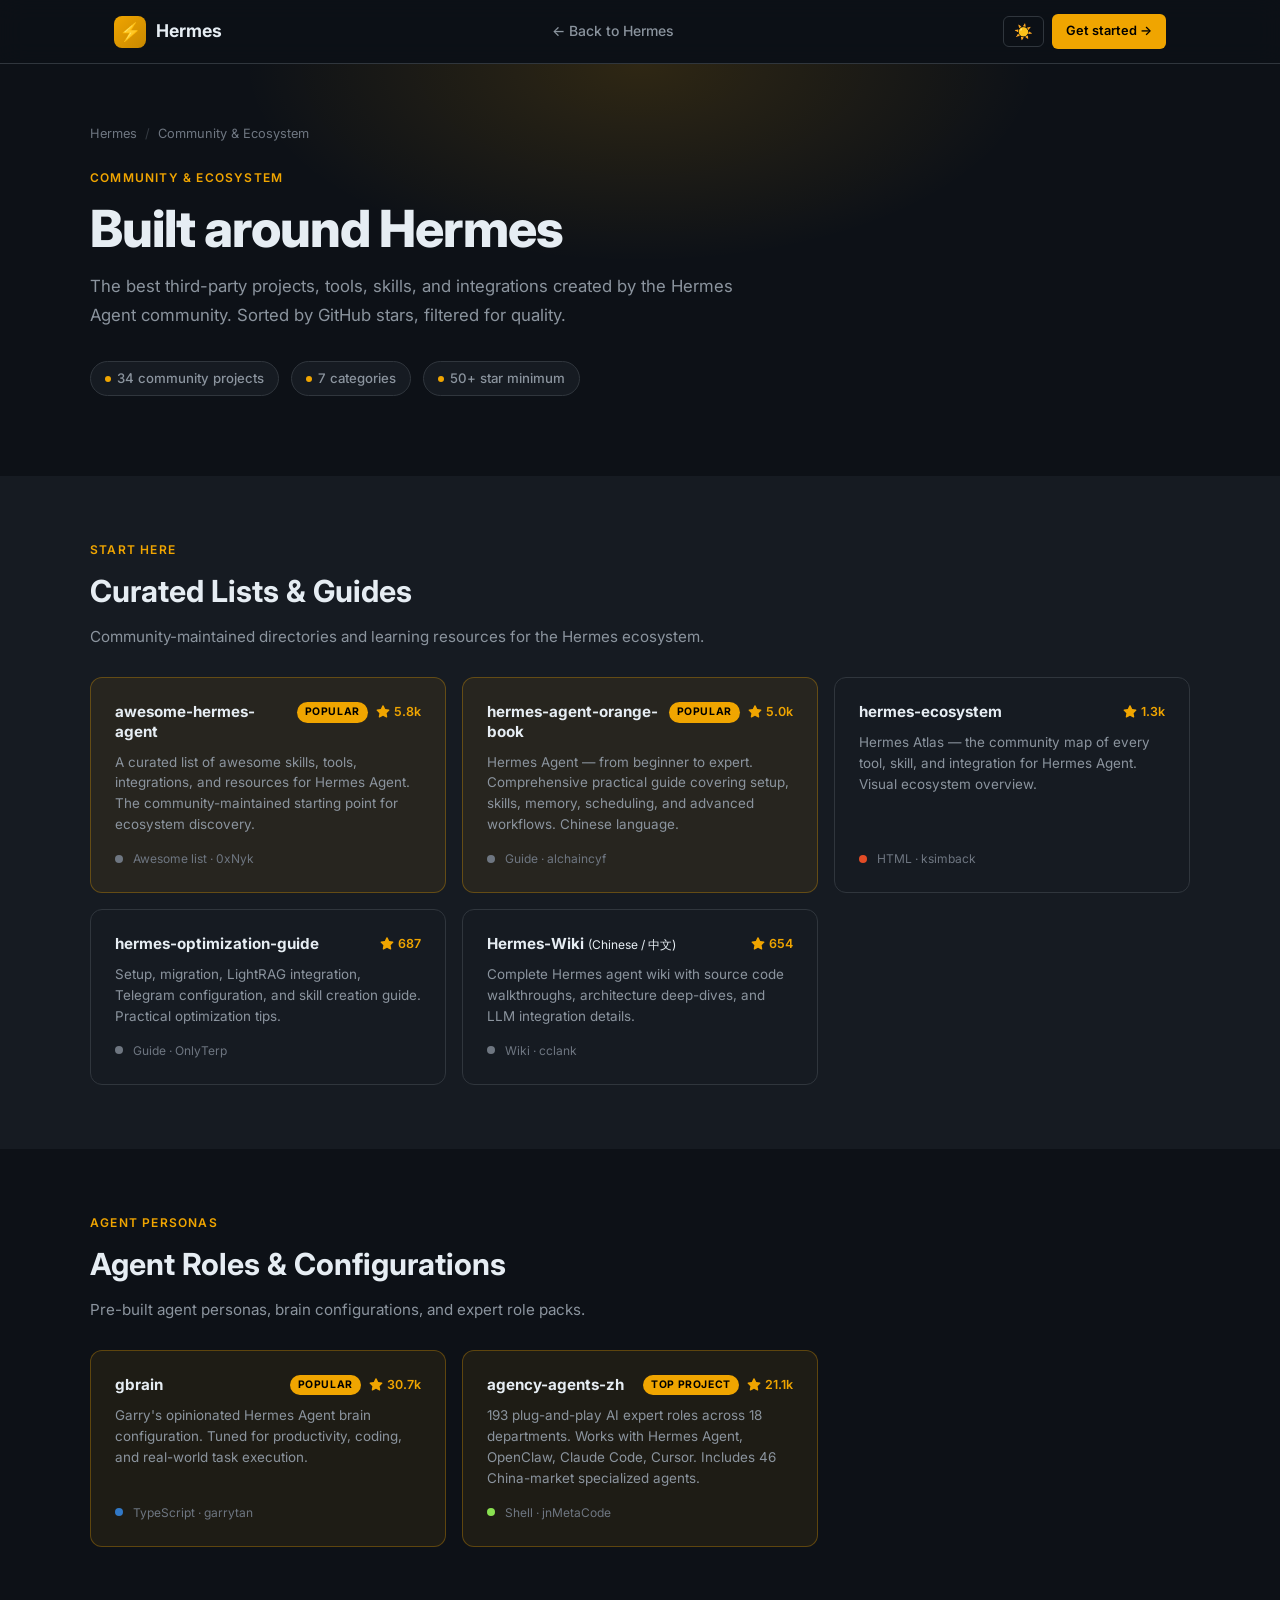
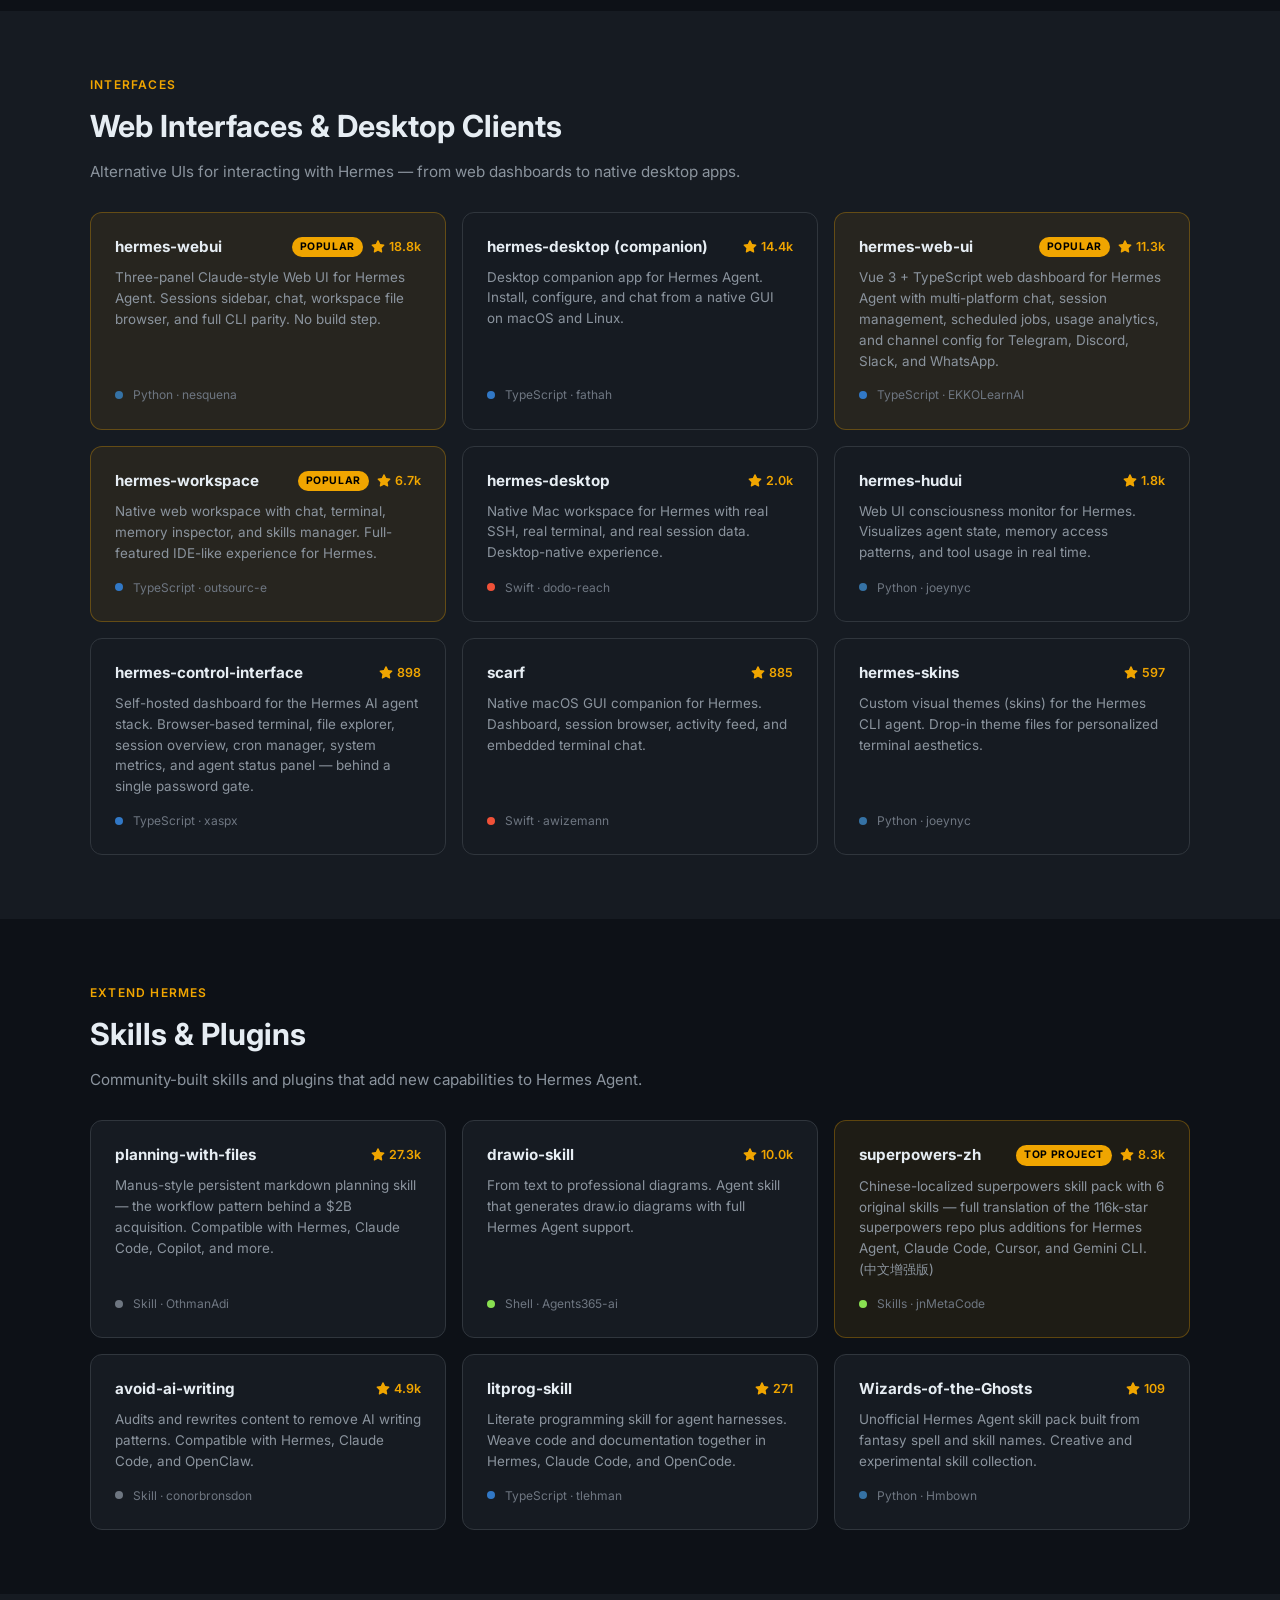
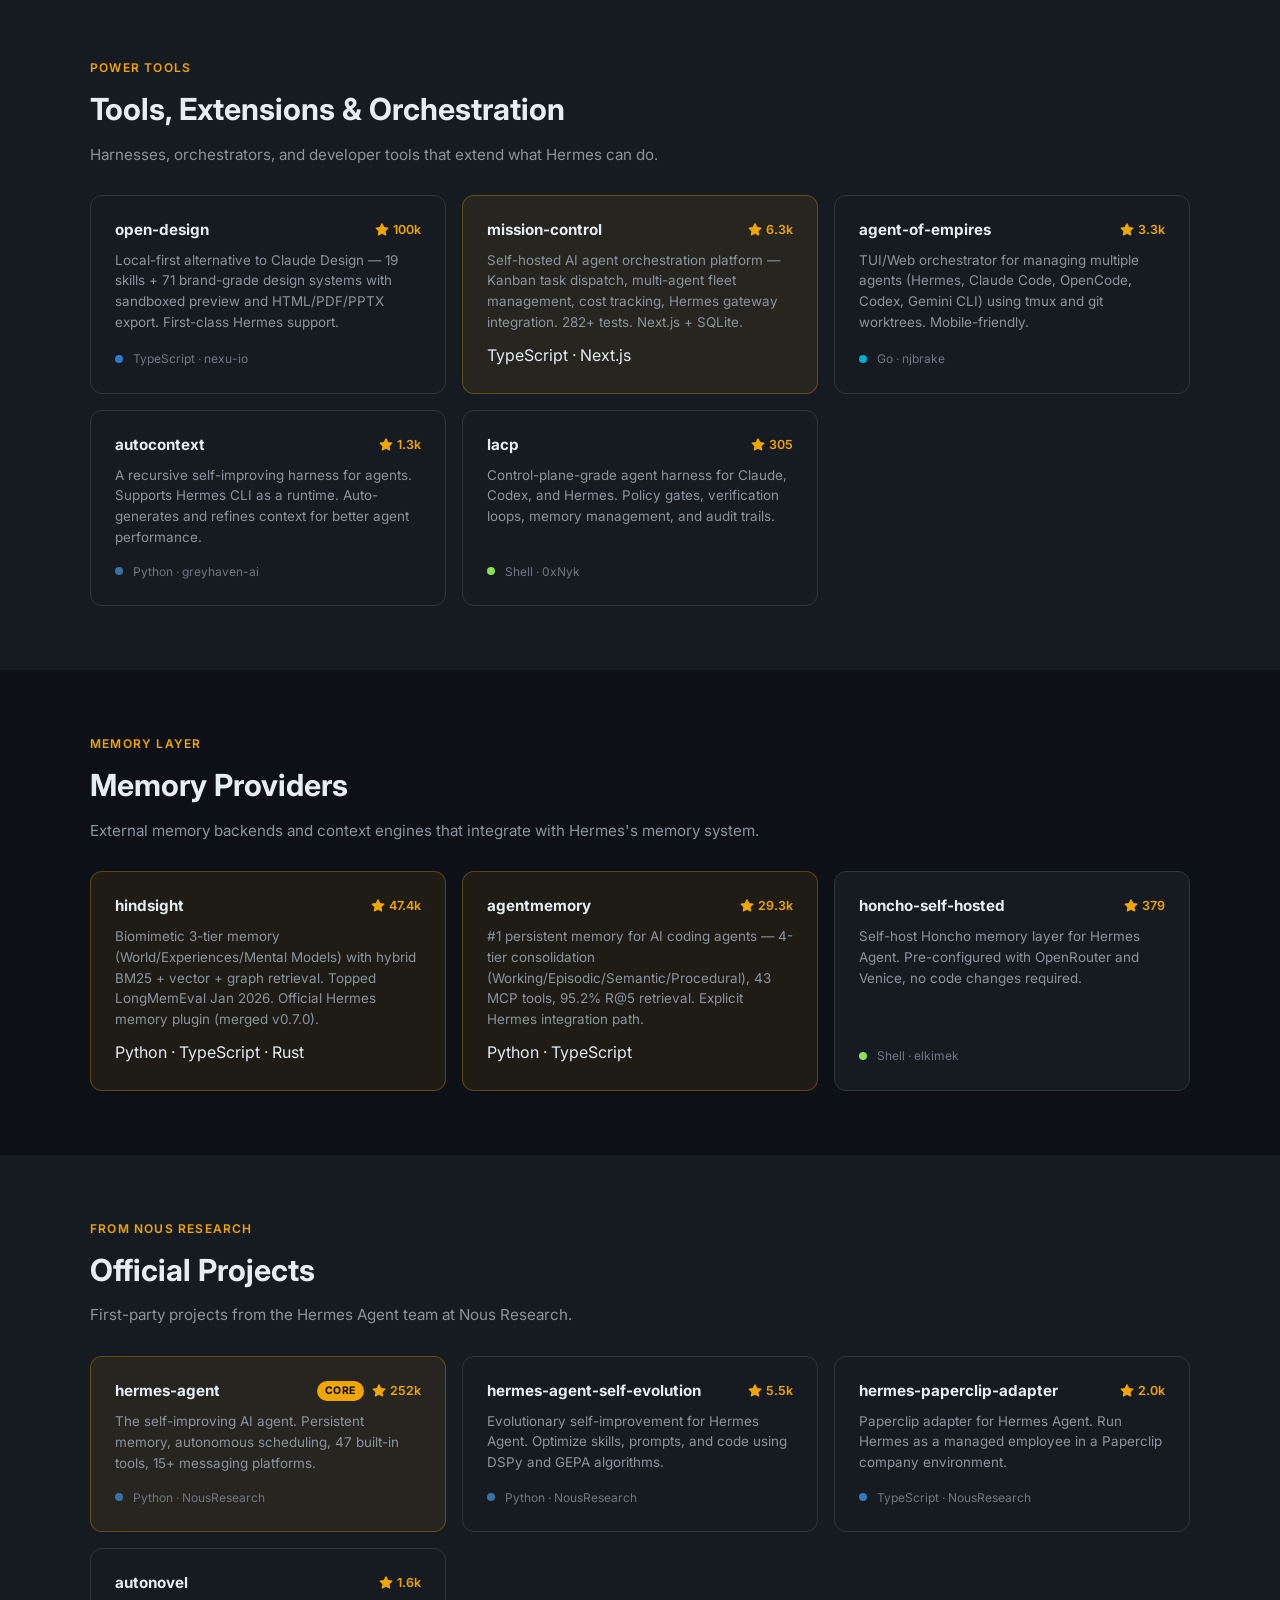
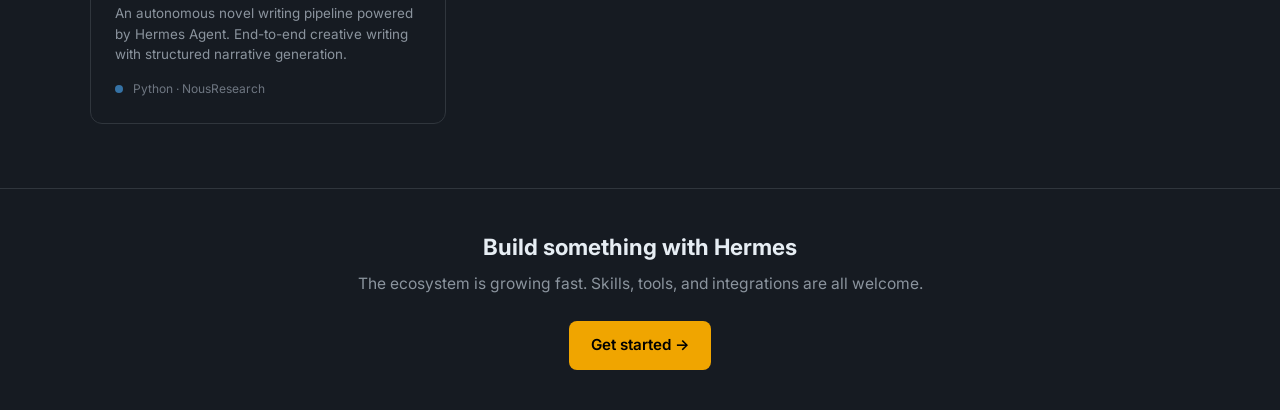
<file: community/index.html>
<!DOCTYPE html>
<html lang="en" data-theme="dark">
<head>
  <script>
    // Canonical URL: strip trailing index.html so links always show the clean path
    (function(){
      var p = window.location.pathname;
      if (p.endsWith('/index.html')) {
        var clean = p.slice(0, p.length - 'index.html'.length);
        window.history.replaceState(null, '', clean + window.location.search + window.location.hash);
      }
    })();
  </script>
  <meta charset="UTF-8" />
  <meta name="viewport" content="width=device-width, initial-scale=1.0" />
  <title>Hermes Ecosystem — Community Projects &amp; Tools</title>
  <meta name="description" content="The best third-party projects, tools, skills, and integrations built around Hermes Agent by the open-source community." />
  <meta property="og:title" content="Hermes Ecosystem — Community Projects & Tools" />
  <meta property="og:description" content="The best third-party projects, tools, skills, and integrations built around Hermes Agent." />
  <meta property="og:type" content="website" />
  <link rel="icon" type="image/svg+xml" href="/favicon.svg" />
  <link rel="icon" type="image/png" sizes="32x32" href="/favicon-32.png" />
  <link rel="icon" type="image/png" sizes="192x192" href="/favicon-192.png" />
  <link rel="shortcut icon" href="/favicon.ico" />
  <link rel="apple-touch-icon" sizes="512x512" href="/apple-touch-icon.png" />
  <link rel="preconnect" href="https://fonts.googleapis.com" />
  <link rel="preconnect" href="https://fonts.gstatic.com" crossorigin />
  <link href="https://fonts.googleapis.com/css2?family=Inter:wght@300;400;500;600;700;800&family=JetBrains+Mono:wght@400;500&display=swap" rel="stylesheet" />
  <style>
    :root {
      --bg-primary: #0d1117;
      --bg-secondary: #161b22;
      --bg-tertiary: #21262d;
      --bg-card: #161b22;
      --bg-card-hover: #1c2128;
      --border: #30363d;
      --border-hover: #484f58;
      --text-primary: #e6edf3;
      --text-secondary: #8b949e;
      --text-muted: #6e7681;
      --accent: #f0a500;
      --accent-dim: #c88800;
      --accent-glow: rgba(240,165,0,0.15);
      --accent-subtle: rgba(240,165,0,0.08);
      --green: #3fb950;
      --red: #f85149;
      --blue: #58a6ff;
      --purple: #bc8cff;
      --nav-height: 64px;
      --radius: 8px;
      --radius-lg: 12px;
      --shadow: 0 1px 3px rgba(0,0,0,0.4),0 4px 16px rgba(0,0,0,0.3);
    }
    [data-theme="light"] {
      --bg-primary: #ffffff;
      --bg-secondary: #f6f8fa;
      --bg-tertiary: #eaeef2;
      --bg-card: #ffffff;
      --bg-card-hover: #f6f8fa;
      --border: #d0d7de;
      --border-hover: #9198a1;
      --text-primary: #1f2328;
      --text-secondary: #656d76;
      --text-muted: #9198a1;
      --accent: #c07800;
      --accent-dim: #a06000;
      --accent-glow: rgba(192,120,0,0.12);
      --accent-subtle: rgba(192,120,0,0.06);
      --green: #1a7f37;
      --red: #cf222e;
      --blue: #0969da;
      --purple: #7c3aed;
      --shadow: 0 1px 3px rgba(0,0,0,0.1),0 4px 16px rgba(0,0,0,0.06);
    }
    *,*::before,*::after{box-sizing:border-box;margin:0;padding:0}
    html{scroll-behavior:smooth;font-size:16px;overflow-x:hidden}
    body{font-family:'Inter',-apple-system,BlinkMacSystemFont,'Segoe UI',sans-serif;background:var(--bg-primary);color:var(--text-primary);line-height:1.6;transition:background 0.2s,color 0.2s;-webkit-font-smoothing:antialiased}
    a{color:var(--accent);text-decoration:none;transition:color 0.15s}
    a:hover{color:var(--accent-dim)}
    ::-webkit-scrollbar{width:6px;height:6px}
    ::-webkit-scrollbar-track{background:var(--bg-secondary)}
    ::-webkit-scrollbar-thumb{background:var(--border);border-radius:3px}

    /* Nav */
    #nav{position:fixed;top:0;left:0;right:0;height:var(--nav-height);background:rgba(13,17,23,0.92);backdrop-filter:blur(12px);-webkit-backdrop-filter:blur(12px);border-bottom:1px solid var(--border);z-index:1000}
    [data-theme="light"] #nav{background:rgba(255,255,255,0.92)}
    .nav-inner{max-width:1100px;margin:0 auto;padding:0 24px;height:100%;display:flex;align-items:center;justify-content:space-between;gap:16px}
    .nav-logo{display:flex;align-items:center;gap:10px;font-weight:700;font-size:1.1rem;color:var(--text-primary);text-decoration:none;flex-shrink:0}
    .nav-logo-icon{width:32px;height:32px;background:linear-gradient(135deg,var(--accent),var(--accent-dim));border-radius:8px;display:flex;align-items:center;justify-content:center;font-size:18px;line-height:1}
    .nav-back{display:flex;align-items:center;gap:6px;color:var(--text-secondary);font-size:0.875rem;font-weight:500;padding:6px 12px;border-radius:6px;transition:color 0.15s,background 0.15s;text-decoration:none}
    .nav-back:hover{color:var(--text-primary);background:var(--bg-tertiary)}
    .btn-theme{background:none;border:1px solid var(--border);color:var(--text-secondary);cursor:pointer;padding:7px 10px;border-radius:6px;font-size:15px;line-height:1;transition:border-color 0.15s,color 0.15s,background 0.15s}
    .btn-theme:hover{border-color:var(--border-hover);color:var(--text-primary);background:var(--bg-tertiary)}
    .hamburger{display:none;flex-direction:column;gap:5px;cursor:pointer;padding:6px;border:1px solid var(--border);border-radius:6px;background:none;transition:border-color 0.15s;flex-shrink:0}
    .hamburger:hover{border-color:var(--border-hover)}
    .hamburger span{display:block;width:20px;height:2px;background:var(--text-secondary);border-radius:2px;transition:transform 0.2s,opacity 0.2s}
    .hamburger.open span:nth-child(1){transform:translateY(7px) rotate(45deg)}
    .hamburger.open span:nth-child(2){opacity:0}
    .hamburger.open span:nth-child(3){transform:translateY(-7px) rotate(-45deg)}
    #community-mobile-menu{display:none;position:fixed;top:var(--nav-height);left:0;right:0;background:var(--bg-secondary);border-bottom:1px solid var(--border);padding:16px 24px;z-index:999;flex-direction:column;gap:4px}
    #community-mobile-menu.open{display:flex}
    #community-mobile-menu a{color:var(--text-secondary);font-size:0.95rem;font-weight:500;padding:10px 12px;border-radius:6px;transition:color 0.15s,background 0.15s;text-decoration:none}
    #community-mobile-menu a:hover{color:var(--text-primary);background:var(--bg-tertiary)}
    .btn-cta{background:var(--accent);color:#000;font-size:0.8rem;font-weight:600;padding:7px 14px;border-radius:6px;border:none;cursor:pointer;text-decoration:none;display:inline-block;transition:background 0.15s,transform 0.1s;white-space:nowrap}
    .btn-cta:hover{background:var(--accent-dim);color:#000;transform:translateY(-1px)}

    /* Layout */
    main{padding-top:var(--nav-height)}
    .hero{padding:60px 24px 48px;background:var(--bg-primary);position:relative;overflow:hidden}
    .hero::before{content:'';position:absolute;top:-200px;left:50%;transform:translateX(-50%);width:800px;height:400px;background:radial-gradient(ellipse at center,var(--accent-glow) 0%,transparent 70%);pointer-events:none}
    .container{max-width:1100px;margin:0 auto;position:relative}
    .section{padding:64px 24px}
    .section-alt{background:var(--bg-secondary)}

    /* Breadcrumb */
    .breadcrumb{display:flex;align-items:center;gap:8px;font-size:0.8rem;color:var(--text-muted);margin-bottom:24px;flex-wrap:wrap}
    .breadcrumb a{color:var(--text-muted)}
    .breadcrumb a:hover{color:var(--accent)}
    .breadcrumb-sep{opacity:0.4}

    /* Hero content */
    .page-label{font-size:0.75rem;font-weight:600;letter-spacing:0.1em;text-transform:uppercase;color:var(--accent);margin-bottom:12px}
    .page-title{font-size:clamp(2rem,5vw,3.2rem);font-weight:800;line-height:1.1;letter-spacing:-0.02em;margin-bottom:16px}
    .page-sub{font-size:1.05rem;color:var(--text-secondary);max-width:680px;line-height:1.7;margin-bottom:32px}

    /* Stats bar */
    .stats-bar{display:flex;flex-wrap:wrap;gap:12px;margin-bottom:32px}
    .stat-pill{display:inline-flex;align-items:center;gap:6px;background:var(--bg-secondary);border:1px solid var(--border);color:var(--text-secondary);font-size:0.825rem;font-weight:500;padding:6px 14px;border-radius:100px}
    .stat-pill .dot{width:6px;height:6px;background:var(--accent);border-radius:50%;flex-shrink:0}

    /* Category sections */
    .cat-label{font-size:0.75rem;font-weight:600;letter-spacing:0.1em;text-transform:uppercase;color:var(--accent);margin-bottom:8px}
    .cat-title{font-size:clamp(1.4rem,3vw,1.9rem);font-weight:700;margin-bottom:8px;color:var(--text-primary)}
    .cat-desc{font-size:0.95rem;color:var(--text-secondary);max-width:680px;line-height:1.65;margin-bottom:28px}

    /* Project cards */
    .project-grid{display:grid;grid-template-columns:repeat(3,minmax(0,1fr));gap:16px;margin-bottom:0}
    .project-grid > *{min-width:0}
    .project-card{background:var(--bg-card);border:1px solid var(--border);border-radius:var(--radius-lg);padding:24px;display:flex;flex-direction:column;gap:10px;transition:border-color 0.2s,transform 0.15s,background 0.2s;text-decoration:none;color:inherit}
    .project-card:hover{border-color:var(--accent);transform:translateY(-3px);background:var(--bg-card-hover);color:inherit}
    .project-header{display:flex;align-items:flex-start;justify-content:space-between;gap:8px}
    .project-name{font-size:0.95rem;font-weight:700;color:var(--text-primary);line-height:1.3;word-break:break-word;min-width:0;flex:1}
    .project-stars{display:inline-flex;align-items:center;gap:4px;font-size:0.78rem;font-weight:600;color:var(--accent);white-space:nowrap;flex-shrink:0}
    .project-stars svg{width:14px;height:14px;fill:var(--accent)}
    .project-desc{font-size:0.84rem;color:var(--text-secondary);line-height:1.55;flex:1}
    .project-meta{display:flex;align-items:center;gap:10px;font-size:0.75rem;color:var(--text-muted);margin-top:auto;padding-top:4px}
    .lang-dot{width:8px;height:8px;border-radius:50%;flex-shrink:0}
    .lang-python{background:#3572A5}
    .lang-ts{background:#3178c6}
    .lang-js{background:#f1e05a}
    .lang-swift{background:#F05138}
    .lang-shell{background:#89e051}
    .lang-html{background:#e34c26}
    .lang-go{background:#00ADD8}
    .lang-rust{background:#dea584}
    .lang-makefile{background:#427819}
    .lang-docs{background:var(--text-muted)}

    /* Featured card (wider) */
    .project-card.featured{border-color:rgba(240,165,0,0.3);background:var(--accent-subtle)}
    .project-card.featured:hover{border-color:var(--accent)}
    .featured-badge{font-size:0.65rem;font-weight:700;letter-spacing:0.06em;text-transform:uppercase;background:var(--accent);color:#000;padding:2px 8px;border-radius:100px;flex-shrink:0}

    /* CTA footer */
    .cta-strip{background:var(--bg-secondary);border-top:1px solid var(--border);padding:40px 24px;text-align:center}
    .cta-strip h2{font-size:1.4rem;font-weight:700;margin-bottom:8px}
    .cta-strip p{color:var(--text-secondary);margin-bottom:24px;font-size:0.975rem}
    .cta-btns{display:flex;gap:12px;justify-content:center;flex-wrap:wrap}
    .btn-primary{display:inline-flex;align-items:center;gap:6px;background:var(--accent);color:#000;font-weight:600;font-size:0.95rem;padding:12px 22px;border-radius:8px;transition:background 0.15s,transform 0.1s}
    .btn-primary:hover{background:var(--accent-dim);color:#000;transform:translateY(-1px)}
    .btn-secondary{display:inline-flex;align-items:center;gap:6px;background:var(--bg-card);border:1px solid var(--border);color:var(--text-primary);font-weight:500;font-size:0.95rem;padding:12px 22px;border-radius:8px;transition:border-color 0.15s,background 0.15s}
    .btn-secondary:hover{border-color:var(--border-hover);background:var(--bg-card-hover);color:var(--text-primary)}

    /* Responsive */
    @media(max-width:900px){.project-grid{grid-template-columns:repeat(2,minmax(0,1fr))}}
    @media(max-width:640px){
      .project-grid{grid-template-columns:1fr}
      .nav-back{display:none}
      .btn-cta{display:none}
      .hamburger{display:flex}
      .nav-inner{gap:8px}
      .hero{padding:48px 16px 36px}
      .section{padding:48px 16px}
    }
  </style>
</head>
<body>

<nav id="nav">
  <div class="nav-inner">
    <a href="../index.html" class="nav-logo">
      <div class="nav-logo-icon">&#9889;</div>
      Hermes
    </a>
    <a href="../index.html#resources" class="nav-back"><span>&larr; Back to Hermes</span></a>
    <div style="display:flex;align-items:center;gap:8px;flex-shrink:0">
      <button class="btn-theme" id="theme-toggle" aria-label="Toggle theme">🌙</button>
      <a href="https://hermes-agent.nousresearch.com/docs/getting-started/installation" class="btn-cta" target="_blank" rel="noopener">Get started &rarr;</a>
    </div>
    <button class="hamburger" id="community-hamburger" aria-label="Open menu">
      <span></span><span></span><span></span>
    </button>
  </div>
</nav>

<div id="community-mobile-menu">
  <a href="../index.html">⚡ Hermes Home</a>
  <a href="../index.html#why">Why Hermes</a>
  <a href="../index.html#features">Features</a>
  <a href="../index.html#compare">Compare</a>
  <a href="../index.html#install">Install</a>
  <a href="../index.html#resources">Resources</a>
  <a href="../eli5/" style="color:var(--accent)">🧠 ELI5 — What is Hermes?</a>
  <a href="../models/" style="color:var(--accent)">🤖 Best Models 2026</a>
  <a href="../index.html#resources" style="color:var(--accent)">🌎 Community &amp; Ecosystem</a>
  <a href="https://hermes-agent.nousresearch.com/docs/getting-started/installation" target="_blank" rel="noopener" style="color:var(--accent);margin-top:4px">Get started →</a>
</div>

<main>
  <div class="hero">
    <div class="container">
      <nav class="breadcrumb" aria-label="Breadcrumb">
        <a href="../index.html">Hermes</a>
        <span class="breadcrumb-sep">/</span>
        <span>Community &amp; Ecosystem</span>
      </nav>

      <div class="page-label">Community &amp; Ecosystem</div>
      <h1 class="page-title">Built around Hermes</h1>
      <p class="page-sub">The best third-party projects, tools, skills, and integrations created by the Hermes Agent community. Sorted by GitHub stars, filtered for quality.</p>

      <div class="stats-bar">
        <span class="stat-pill"><span class="dot"></span>34 community projects</span>
        <span class="stat-pill"><span class="dot"></span>7 categories</span>
        <span class="stat-pill"><span class="dot"></span>50+ star minimum</span>
      </div>
    </div>
  </div>

  <!-- ===== CURATED LISTS & GUIDES ===== -->
  <div class="section section-alt">
    <div class="container">
      <p class="cat-label">Start here</p>
      <h2 class="cat-title">Curated Lists &amp; Guides</h2>
      <p class="cat-desc">Community-maintained directories and learning resources for the Hermes ecosystem.</p>
      <div class="project-grid">
        <a href="https://github.com/0xNyk/awesome-hermes-agent" target="_blank" rel="noopener" class="project-card featured">
          <div class="project-header">
            <div class="project-name">awesome-hermes-agent</div>
            <span class="featured-badge">Popular</span>
            <span class="project-stars"><svg viewBox="0 0 16 16"><path d="M8 .25a.75.75 0 0 1 .673.418l1.882 3.815 4.21.612a.75.75 0 0 1 .416 1.279l-3.046 2.97.719 4.192a.75.75 0 0 1-1.088.791L8 12.347l-3.766 1.98a.75.75 0 0 1-1.088-.79l.72-4.194L.818 6.374a.75.75 0 0 1 .416-1.28l4.21-.611L7.327.668A.75.75 0 0 1 8 .25z"/></svg>5.8k</span>
          </div>
          <div class="project-desc">A curated list of awesome skills, tools, integrations, and resources for Hermes Agent. The community-maintained starting point for ecosystem discovery.</div>
          <div class="project-meta"><span class="lang-dot lang-docs"></span> Awesome list &middot; 0xNyk</div>
        </a>
        <a href="https://github.com/alchaincyf/hermes-agent-orange-book" target="_blank" rel="noopener" class="project-card featured">
          <div class="project-header">
            <div class="project-name">hermes-agent-orange-book</div>
            <span class="featured-badge">Popular</span>
            <span class="project-stars"><svg viewBox="0 0 16 16"><path d="M8 .25a.75.75 0 0 1 .673.418l1.882 3.815 4.21.612a.75.75 0 0 1 .416 1.279l-3.046 2.97.719 4.192a.75.75 0 0 1-1.088.791L8 12.347l-3.766 1.98a.75.75 0 0 1-1.088-.79l.72-4.194L.818 6.374a.75.75 0 0 1 .416-1.28l4.21-.611L7.327.668A.75.75 0 0 1 8 .25z"/></svg>5.0k</span>
          </div>
          <div class="project-desc">Hermes Agent &mdash; from beginner to expert. Comprehensive practical guide covering setup, skills, memory, scheduling, and advanced workflows. Chinese language.</div>
          <div class="project-meta"><span class="lang-dot lang-docs"></span> Guide &middot; alchaincyf</div>
        </a>
        <a href="https://github.com/ksimback/hermes-ecosystem" target="_blank" rel="noopener" class="project-card">
          <div class="project-header">
            <div class="project-name">hermes-ecosystem</div>
            <span class="project-stars"><svg viewBox="0 0 16 16"><path d="M8 .25a.75.75 0 0 1 .673.418l1.882 3.815 4.21.612a.75.75 0 0 1 .416 1.279l-3.046 2.97.719 4.192a.75.75 0 0 1-1.088.791L8 12.347l-3.766 1.98a.75.75 0 0 1-1.088-.79l.72-4.194L.818 6.374a.75.75 0 0 1 .416-1.28l4.21-.611L7.327.668A.75.75 0 0 1 8 .25z"/></svg>1.3k</span>
          </div>
          <div class="project-desc">Hermes Atlas &mdash; the community map of every tool, skill, and integration for Hermes Agent. Visual ecosystem overview.</div>
          <div class="project-meta"><span class="lang-dot lang-html"></span> HTML &middot; ksimback</div>
        </a>
        <a href="https://github.com/OnlyTerp/hermes-optimization-guide" target="_blank" rel="noopener" class="project-card">
          <div class="project-header">
            <div class="project-name">hermes-optimization-guide</div>
            <span class="project-stars"><svg viewBox="0 0 16 16"><path d="M8 .25a.75.75 0 0 1 .673.418l1.882 3.815 4.21.612a.75.75 0 0 1 .416 1.279l-3.046 2.97.719 4.192a.75.75 0 0 1-1.088.791L8 12.347l-3.766 1.98a.75.75 0 0 1-1.088-.79l.72-4.194L.818 6.374a.75.75 0 0 1 .416-1.28l4.21-.611L7.327.668A.75.75 0 0 1 8 .25z"/></svg>687</span>
          </div>
          <div class="project-desc">Setup, migration, LightRAG integration, Telegram configuration, and skill creation guide. Practical optimization tips.</div>
          <div class="project-meta"><span class="lang-dot lang-docs"></span> Guide &middot; OnlyTerp</div>
        </a>
        <a href="https://github.com/cclank/Hermes-Wiki" target="_blank" rel="noopener" class="project-card">
          <div class="project-header">
            <div class="project-name">Hermes-Wiki <span style="font-weight: normal; font-size: 12px;">(Chinese / 中文)</span></div>
            <span class="project-stars"><svg viewBox="0 0 16 16"><path d="M8 .25a.75.75 0 0 1 .673.418l1.882 3.815 4.21.612a.75.75 0 0 1 .416 1.279l-3.046 2.97.719 4.192a.75.75 0 0 1-1.088.791L8 12.347l-3.766 1.98a.75.75 0 0 1-1.088-.79l.72-4.194L.818 6.374a.75.75 0 0 1 .416-1.28l4.21-.611L7.327.668A.75.75 0 0 1 8 .25z"/></svg>654</span>
          </div>
          <div class="project-desc">Complete Hermes agent wiki with source code walkthroughs, architecture deep-dives, and LLM integration details.</div>
          <div class="project-meta"><span class="lang-dot lang-docs"></span> Wiki &middot; cclank</div>
        </a>
      </div>
    </div>
  </div>

  <!-- ===== AGENT ROLES & CONFIGS ===== -->
  <div class="section">
    <div class="container">
      <p class="cat-label">Agent personas</p>
      <h2 class="cat-title">Agent Roles &amp; Configurations</h2>
      <p class="cat-desc">Pre-built agent personas, brain configurations, and expert role packs.</p>
      <div class="project-grid">
        <a href="https://github.com/garrytan/gbrain" target="_blank" rel="noopener" class="project-card featured">
          <div class="project-header">
            <div class="project-name">gbrain</div>
            <span class="featured-badge">Popular</span>
            <span class="project-stars"><svg viewBox="0 0 16 16"><path d="M8 .25a.75.75 0 0 1 .673.418l1.882 3.815 4.21.612a.75.75 0 0 1 .416 1.279l-3.046 2.97.719 4.192a.75.75 0 0 1-1.088.791L8 12.347l-3.766 1.98a.75.75 0 0 1-1.088-.79l.72-4.194L.818 6.374a.75.75 0 0 1 .416-1.28l4.21-.611L7.327.668A.75.75 0 0 1 8 .25z"/></svg>30.7k</span>
          </div>
          <div class="project-desc">Garry's opinionated Hermes Agent brain configuration. Tuned for productivity, coding, and real-world task execution.</div>
          <div class="project-meta"><span class="lang-dot lang-ts"></span> TypeScript &middot; garrytan</div>
        </a>
        <a href="https://github.com/jnMetaCode/agency-agents-zh" target="_blank" rel="noopener" class="project-card featured">
          <div class="project-header">
            <div class="project-name">agency-agents-zh</div>
            <span class="featured-badge">Top project</span>
            <span class="project-stars"><svg viewBox="0 0 16 16"><path d="M8 .25a.75.75 0 0 1 .673.418l1.882 3.815 4.21.612a.75.75 0 0 1 .416 1.279l-3.046 2.97.719 4.192a.75.75 0 0 1-1.088.791L8 12.347l-3.766 1.98a.75.75 0 0 1-1.088-.79l.72-4.194L.818 6.374a.75.75 0 0 1 .416-1.28l4.21-.611L7.327.668A.75.75 0 0 1 8 .25z"/></svg>21.1k</span>
          </div>
          <div class="project-desc">193 plug-and-play AI expert roles across 18 departments. Works with Hermes Agent, OpenClaw, Claude Code, Cursor. Includes 46 China-market specialized agents.</div>
          <div class="project-meta"><span class="lang-dot lang-shell"></span> Shell &middot; jnMetaCode</div>
        </a>
      </div>
    </div>
  </div>

  <!-- ===== WEB INTERFACES & DESKTOP ===== -->
  <div class="section section-alt">
    <div class="container">
      <p class="cat-label">Interfaces</p>
      <h2 class="cat-title">Web Interfaces &amp; Desktop Clients</h2>
      <p class="cat-desc">Alternative UIs for interacting with Hermes &mdash; from web dashboards to native desktop apps.</p>
      <div class="project-grid">
        <a href="https://github.com/nesquena/hermes-webui" target="_blank" rel="noopener" class="project-card featured">
          <div class="project-header">
            <div class="project-name">hermes-webui</div>
            <span class="featured-badge">Popular</span>
            <span class="project-stars"><svg viewBox="0 0 16 16"><path d="M8 .25a.75.75 0 0 1 .673.418l1.882 3.815 4.21.612a.75.75 0 0 1 .416 1.279l-3.046 2.97.719 4.192a.75.75 0 0 1-1.088.791L8 12.347l-3.766 1.98a.75.75 0 0 1-1.088-.79l.72-4.194L.818 6.374a.75.75 0 0 1 .416-1.28l4.21-.611L7.327.668A.75.75 0 0 1 8 .25z"/></svg>18.8k</span>
          </div>
          <div class="project-desc">Three-panel Claude-style Web UI for Hermes Agent. Sessions sidebar, chat, workspace file browser, and full CLI parity. No build step.</div>
          <div class="project-meta"><span class="lang-dot lang-python"></span> Python &middot; nesquena</div>
        </a>
        <a href="https://github.com/fathah/hermes-desktop" target="_blank" rel="noopener" class="project-card">
          <div class="project-header">
            <div class="project-name">hermes-desktop (companion)</div>
            <span class="project-stars"><svg viewBox="0 0 16 16"><path d="M8 .25a.75.75 0 0 1 .673.418l1.882 3.815 4.21.612a.75.75 0 0 1 .416 1.279l-3.046 2.97.719 4.192a.75.75 0 0 1-1.088.791L8 12.347l-3.766 1.98a.75.75 0 0 1-1.088-.79l.72-4.194L.818 6.374a.75.75 0 0 1 .416-1.28l4.21-.611L7.327.668A.75.75 0 0 1 8 .25z"/></svg>14.4k</span>
          </div>
          <div class="project-desc">Desktop companion app for Hermes Agent. Install, configure, and chat from a native GUI on macOS and Linux.</div>
          <div class="project-meta"><span class="lang-dot lang-ts"></span> TypeScript &middot; fathah</div>
        </a>
        <a href="https://github.com/EKKOLearnAI/hermes-web-ui" target="_blank" rel="noopener" class="project-card featured">
          <div class="project-header">
            <div class="project-name">hermes-web-ui</div>
            <span class="featured-badge">Popular</span>
            <span class="project-stars"><svg viewBox="0 0 16 16"><path d="M8 .25a.75.75 0 0 1 .673.418l1.882 3.815 4.21.612a.75.75 0 0 1 .416 1.279l-3.046 2.97.719 4.192a.75.75 0 0 1-1.088.791L8 12.347l-3.766 1.98a.75.75 0 0 1-1.088-.79l.72-4.194L.818 6.374a.75.75 0 0 1 .416-1.28l4.21-.611L7.327.668A.75.75 0 0 1 8 .25z"/></svg>11.3k</span>
          </div>
          <div class="project-desc">Vue 3 + TypeScript web dashboard for Hermes Agent with multi-platform chat, session management, scheduled jobs, usage analytics, and channel config for Telegram, Discord, Slack, and WhatsApp.</div>
          <div class="project-meta"><span class="lang-dot lang-ts"></span> TypeScript &middot; EKKOLearnAI</div>
        </a>
        <a href="https://github.com/outsourc-e/hermes-workspace" target="_blank" rel="noopener" class="project-card featured">
          <div class="project-header">
            <div class="project-name">hermes-workspace</div>
            <span class="featured-badge">Popular</span>
            <span class="project-stars"><svg viewBox="0 0 16 16"><path d="M8 .25a.75.75 0 0 1 .673.418l1.882 3.815 4.21.612a.75.75 0 0 1 .416 1.279l-3.046 2.97.719 4.192a.75.75 0 0 1-1.088.791L8 12.347l-3.766 1.98a.75.75 0 0 1-1.088-.79l.72-4.194L.818 6.374a.75.75 0 0 1 .416-1.28l4.21-.611L7.327.668A.75.75 0 0 1 8 .25z"/></svg>6.7k</span>
          </div>
          <div class="project-desc">Native web workspace with chat, terminal, memory inspector, and skills manager. Full-featured IDE-like experience for Hermes.</div>
          <div class="project-meta"><span class="lang-dot lang-ts"></span> TypeScript &middot; outsourc-e</div>
        </a>
        <a href="https://github.com/dodo-reach/hermes-desktop" target="_blank" rel="noopener" class="project-card">
          <div class="project-header">
            <div class="project-name">hermes-desktop</div>
            <span class="project-stars"><svg viewBox="0 0 16 16"><path d="M8 .25a.75.75 0 0 1 .673.418l1.882 3.815 4.21.612a.75.75 0 0 1 .416 1.279l-3.046 2.97.719 4.192a.75.75 0 0 1-1.088.791L8 12.347l-3.766 1.98a.75.75 0 0 1-1.088-.79l.72-4.194L.818 6.374a.75.75 0 0 1 .416-1.28l4.21-.611L7.327.668A.75.75 0 0 1 8 .25z"/></svg>2.0k</span>
          </div>
          <div class="project-desc">Native Mac workspace for Hermes with real SSH, real terminal, and real session data. Desktop-native experience.</div>
          <div class="project-meta"><span class="lang-dot lang-swift"></span> Swift &middot; dodo-reach</div>
        </a>
        <a href="https://github.com/joeynyc/hermes-hudui" target="_blank" rel="noopener" class="project-card">
          <div class="project-header">
            <div class="project-name">hermes-hudui</div>
            <span class="project-stars"><svg viewBox="0 0 16 16"><path d="M8 .25a.75.75 0 0 1 .673.418l1.882 3.815 4.21.612a.75.75 0 0 1 .416 1.279l-3.046 2.97.719 4.192a.75.75 0 0 1-1.088.791L8 12.347l-3.766 1.98a.75.75 0 0 1-1.088-.79l.72-4.194L.818 6.374a.75.75 0 0 1 .416-1.28l4.21-.611L7.327.668A.75.75 0 0 1 8 .25z"/></svg>1.8k</span>
          </div>
          <div class="project-desc">Web UI consciousness monitor for Hermes. Visualizes agent state, memory access patterns, and tool usage in real time.</div>
          <div class="project-meta"><span class="lang-dot lang-python"></span> Python &middot; joeynyc</div>
        </a>
        <a href="https://github.com/xaspx/hermes-control-interface" target="_blank" rel="noopener" class="project-card">
          <div class="project-header">
            <div class="project-name">hermes-control-interface</div>
            <span class="project-stars"><svg viewBox="0 0 16 16"><path d="M8 .25a.75.75 0 0 1 .673.418l1.882 3.815 4.21.612a.75.75 0 0 1 .416 1.279l-3.046 2.97.719 4.192a.75.75 0 0 1-1.088.791L8 12.347l-3.766 1.98a.75.75 0 0 1-1.088-.79l.72-4.194L.818 6.374a.75.75 0 0 1 .416-1.28l4.21-.611L7.327.668A.75.75 0 0 1 8 .25z"/></svg>898</span>
          </div>
          <div class="project-desc">Self-hosted dashboard for the Hermes AI agent stack. Browser-based terminal, file explorer, session overview, cron manager, system metrics, and agent status panel — behind a single password gate.</div>
          <div class="project-meta"><span class="lang-dot lang-ts"></span> TypeScript &middot; xaspx</div>
        </a>
        <a href="https://github.com/awizemann/scarf" target="_blank" rel="noopener" class="project-card">
          <div class="project-header">
            <div class="project-name">scarf</div>
            <span class="project-stars"><svg viewBox="0 0 16 16"><path d="M8 .25a.75.75 0 0 1 .673.418l1.882 3.815 4.21.612a.75.75 0 0 1 .416 1.279l-3.046 2.97.719 4.192a.75.75 0 0 1-1.088.791L8 12.347l-3.766 1.98a.75.75 0 0 1-1.088-.79l.72-4.194L.818 6.374a.75.75 0 0 1 .416-1.28l4.21-.611L7.327.668A.75.75 0 0 1 8 .25z"/></svg>885</span>
          </div>
          <div class="project-desc">Native macOS GUI companion for Hermes. Dashboard, session browser, activity feed, and embedded terminal chat.</div>
          <div class="project-meta"><span class="lang-dot lang-swift"></span> Swift &middot; awizemann</div>
        </a>
        <a href="https://github.com/joeynyc/hermes-skins" target="_blank" rel="noopener" class="project-card">
          <div class="project-header">
            <div class="project-name">hermes-skins</div>
            <span class="project-stars"><svg viewBox="0 0 16 16"><path d="M8 .25a.75.75 0 0 1 .673.418l1.882 3.815 4.21.612a.75.75 0 0 1 .416 1.279l-3.046 2.97.719 4.192a.75.75 0 0 1-1.088.791L8 12.347l-3.766 1.98a.75.75 0 0 1-1.088-.79l.72-4.194L.818 6.374a.75.75 0 0 1 .416-1.28l4.21-.611L7.327.668A.75.75 0 0 1 8 .25z"/></svg>597</span>
          </div>
          <div class="project-desc">Custom visual themes (skins) for the Hermes CLI agent. Drop-in theme files for personalized terminal aesthetics.</div>
          <div class="project-meta"><span class="lang-dot lang-python"></span> Python &middot; joeynyc</div>
        </a>
      </div>
    </div>
  </div>

  <!-- ===== SKILLS & PLUGINS ===== -->
  <div class="section">
    <div class="container">
      <p class="cat-label">Extend Hermes</p>
      <h2 class="cat-title">Skills &amp; Plugins</h2>
      <p class="cat-desc">Community-built skills and plugins that add new capabilities to Hermes Agent.</p>
      <div class="project-grid">
        <a href="https://github.com/OthmanAdi/planning-with-files" target="_blank" rel="noopener" class="project-card">
          <div class="project-header">
            <div class="project-name">planning-with-files</div>
            <span class="project-stars"><svg viewBox="0 0 16 16"><path d="M8 .25a.75.75 0 0 1 .673.418l1.882 3.815 4.21.612a.75.75 0 0 1 .416 1.279l-3.046 2.97.719 4.192a.75.75 0 0 1-1.088.791L8 12.347l-3.766 1.98a.75.75 0 0 1-1.088-.79l.72-4.194L.818 6.374a.75.75 0 0 1 .416-1.28l4.21-.611L7.327.668A.75.75 0 0 1 8 .25z"/></svg>27.3k</span>
          </div>
          <div class="project-desc">Manus-style persistent markdown planning skill — the workflow pattern behind a $2B acquisition. Compatible with Hermes, Claude Code, Copilot, and more.</div>
          <div class="project-meta"><span class="lang-dot lang-docs"></span> Skill &middot; OthmanAdi</div>
        </a>
        <a href="https://github.com/Agents365-ai/drawio-skill" target="_blank" rel="noopener" class="project-card">
          <div class="project-header">
            <div class="project-name">drawio-skill</div>
            <span class="project-stars"><svg viewBox="0 0 16 16"><path d="M8 .25a.75.75 0 0 1 .673.418l1.882 3.815 4.21.612a.75.75 0 0 1 .416 1.279l-3.046 2.97.719 4.192a.75.75 0 0 1-1.088.791L8 12.347l-3.766 1.98a.75.75 0 0 1-1.088-.79l.72-4.194L.818 6.374a.75.75 0 0 1 .416-1.28l4.21-.611L7.327.668A.75.75 0 0 1 8 .25z"/></svg>10.0k</span>
          </div>
          <div class="project-desc">From text to professional diagrams. Agent skill that generates draw.io diagrams with full Hermes Agent support.</div>
          <div class="project-meta"><span class="lang-dot lang-shell"></span> Shell &middot; Agents365-ai</div>
        </a>
        <a href="https://github.com/jnMetaCode/superpowers-zh" target="_blank" rel="noopener" class="project-card featured">
          <div class="project-header">
            <div class="project-name">superpowers-zh</div>
            <span class="featured-badge">Top project</span>
            <span class="project-stars"><svg viewBox="0 0 16 16"><path d="M8 .25a.75.75 0 0 1 .673.418l1.882 3.815 4.21.612a.75.75 0 0 1 .416 1.279l-3.046 2.97.719 4.192a.75.75 0 0 1-1.088.791L8 12.347l-3.766 1.98a.75.75 0 0 1-1.088-.79l.72-4.194L.818 6.374a.75.75 0 0 1 .416-1.28l4.21-.611L7.327.668A.75.75 0 0 1 8 .25z"/></svg>8.3k</span>
          </div>
          <div class="project-desc">Chinese-localized superpowers skill pack with 6 original skills — full translation of the 116k-star superpowers repo plus additions for Hermes Agent, Claude Code, Cursor, and Gemini CLI. (中文增强版)</div>
          <div class="project-meta"><span class="lang-dot lang-shell"></span> Skills &middot; jnMetaCode</div>
        </a>
        <a href="https://github.com/conorbronsdon/avoid-ai-writing" target="_blank" rel="noopener" class="project-card">
          <div class="project-header">
            <div class="project-name">avoid-ai-writing</div>
            <span class="project-stars"><svg viewBox="0 0 16 16"><path d="M8 .25a.75.75 0 0 1 .673.418l1.882 3.815 4.21.612a.75.75 0 0 1 .416 1.279l-3.046 2.97.719 4.192a.75.75 0 0 1-1.088.791L8 12.347l-3.766 1.98a.75.75 0 0 1-1.088-.79l.72-4.194L.818 6.374a.75.75 0 0 1 .416-1.28l4.21-.611L7.327.668A.75.75 0 0 1 8 .25z"/></svg>4.9k</span>
          </div>
          <div class="project-desc">Audits and rewrites content to remove AI writing patterns. Compatible with Hermes, Claude Code, and OpenClaw.</div>
          <div class="project-meta"><span class="lang-dot lang-docs"></span> Skill &middot; conorbronsdon</div>
        </a>
        <a href="https://github.com/tlehman/litprog-skill" target="_blank" rel="noopener" class="project-card">
          <div class="project-header">
            <div class="project-name">litprog-skill</div>
            <span class="project-stars"><svg viewBox="0 0 16 16"><path d="M8 .25a.75.75 0 0 1 .673.418l1.882 3.815 4.21.612a.75.75 0 0 1 .416 1.279l-3.046 2.97.719 4.192a.75.75 0 0 1-1.088.791L8 12.347l-3.766 1.98a.75.75 0 0 1-1.088-.79l.72-4.194L.818 6.374a.75.75 0 0 1 .416-1.28l4.21-.611L7.327.668A.75.75 0 0 1 8 .25z"/></svg>271</span>
          </div>
          <div class="project-desc">Literate programming skill for agent harnesses. Weave code and documentation together in Hermes, Claude Code, and OpenCode.</div>
          <div class="project-meta"><span class="lang-dot lang-ts"></span> TypeScript &middot; tlehman</div>
        </a>
        <a href="https://github.com/Hmbown/Wizards-of-the-Ghosts" target="_blank" rel="noopener" class="project-card">
          <div class="project-header">
            <div class="project-name">Wizards-of-the-Ghosts</div>
            <span class="project-stars"><svg viewBox="0 0 16 16"><path d="M8 .25a.75.75 0 0 1 .673.418l1.882 3.815 4.21.612a.75.75 0 0 1 .416 1.279l-3.046 2.97.719 4.192a.75.75 0 0 1-1.088.791L8 12.347l-3.766 1.98a.75.75 0 0 1-1.088-.79l.72-4.194L.818 6.374a.75.75 0 0 1 .416-1.28l4.21-.611L7.327.668A.75.75 0 0 1 8 .25z"/></svg>109</span>
          </div>
          <div class="project-desc">Unofficial Hermes Agent skill pack built from fantasy spell and skill names. Creative and experimental skill collection.</div>
          <div class="project-meta"><span class="lang-dot lang-python"></span> Python &middot; Hmbown</div>
        </a>
      </div>
    </div>
  </div>

  <!-- ===== TOOLS & EXTENSIONS ===== -->
  <div class="section section-alt">
    <div class="container">
      <p class="cat-label">Power tools</p>
      <h2 class="cat-title">Tools, Extensions &amp; Orchestration</h2>
      <p class="cat-desc">Harnesses, orchestrators, and developer tools that extend what Hermes can do.</p>
      <div class="project-grid">
        <a href="https://github.com/nexu-io/open-design" target="_blank" rel="noopener" class="project-card">
          <div class="project-header">
            <div class="project-name">open-design</div>
            <span class="project-stars"><svg viewBox="0 0 16 16"><path d="M8 .25a.75.75 0 0 1 .673.418l1.882 3.815 4.21.612a.75.75 0 0 1 .416 1.279l-3.046 2.97.719 4.192a.75.75 0 0 1-1.088.791L8 12.347l-3.766 1.98a.75.75 0 0 1-1.088-.79l.72-4.194L.818 6.374a.75.75 0 0 1 .416-1.28l4.21-.611L7.327.668A.75.75 0 0 1 8 .25z"/></svg>100k</span>
          </div>
          <div class="project-desc">Local-first alternative to Claude Design — 19 skills + 71 brand-grade design systems with sandboxed preview and HTML/PDF/PPTX export. First-class Hermes support.</div>
          <div class="project-meta"><span class="lang-dot lang-ts"></span> TypeScript &middot; nexu-io</div>
        </a>
        <a href="https://github.com/builderz-labs/mission-control" target="_blank" rel="noopener" class="project-card featured">
          <div class="project-header">
            <div class="project-name">mission-control</div>
            <span class="project-stars"><svg viewBox="0 0 16 16"><path d="M8 .25a.75.75 0 0 1 .673.418l1.882 3.815 4.21.612a.75.75 0 0 1 .416 1.279l-3.046 2.97.719 4.192a.75.75 0 0 1-1.088.791L8 12.347l-3.766 1.98a.75.75 0 0 1-1.088-.79l.72-4.194L.818 6.374a.75.75 0 0 1 .416-1.28l4.21-.611L7.327.668A.75.75 0 0 1 8 .25z"/></svg>6.3k</span>
          </div>
          <div class="project-desc">Self-hosted AI agent orchestration platform — Kanban task dispatch, multi-agent fleet management, cost tracking, Hermes gateway integration. 282+ tests. Next.js + SQLite.</div>
          <div class="project-lang">TypeScript · Next.js</div>
        </a>
        <a href="https://github.com/njbrake/agent-of-empires" target="_blank" rel="noopener" class="project-card">
          <div class="project-header">
            <div class="project-name">agent-of-empires</div>
            <span class="project-stars"><svg viewBox="0 0 16 16"><path d="M8 .25a.75.75 0 0 1 .673.418l1.882 3.815 4.21.612a.75.75 0 0 1 .416 1.279l-3.046 2.97.719 4.192a.75.75 0 0 1-1.088.791L8 12.347l-3.766 1.98a.75.75 0 0 1-1.088-.79l.72-4.194L.818 6.374a.75.75 0 0 1 .416-1.28l4.21-.611L7.327.668A.75.75 0 0 1 8 .25z"/></svg>3.3k</span>
          </div>
          <div class="project-desc">TUI/Web orchestrator for managing multiple agents (Hermes, Claude Code, OpenCode, Codex, Gemini CLI) using tmux and git worktrees. Mobile-friendly.</div>
          <div class="project-meta"><span class="lang-dot lang-go"></span> Go &middot; njbrake</div>
        </a>
        <a href="https://github.com/greyhaven-ai/autocontext" target="_blank" rel="noopener" class="project-card">
          <div class="project-header">
            <div class="project-name">autocontext</div>
            <span class="project-stars"><svg viewBox="0 0 16 16"><path d="M8 .25a.75.75 0 0 1 .673.418l1.882 3.815 4.21.612a.75.75 0 0 1 .416 1.279l-3.046 2.97.719 4.192a.75.75 0 0 1-1.088.791L8 12.347l-3.766 1.98a.75.75 0 0 1-1.088-.79l.72-4.194L.818 6.374a.75.75 0 0 1 .416-1.28l4.21-.611L7.327.668A.75.75 0 0 1 8 .25z"/></svg>1.3k</span>
          </div>
          <div class="project-desc">A recursive self-improving harness for agents. Supports Hermes CLI as a runtime. Auto-generates and refines context for better agent performance.</div>
          <div class="project-meta"><span class="lang-dot lang-python"></span> Python &middot; greyhaven-ai</div>
        </a>
        <a href="https://github.com/0xNyk/lacp" target="_blank" rel="noopener" class="project-card">
          <div class="project-header">
            <div class="project-name">lacp</div>
            <span class="project-stars"><svg viewBox="0 0 16 16"><path d="M8 .25a.75.75 0 0 1 .673.418l1.882 3.815 4.21.612a.75.75 0 0 1 .416 1.279l-3.046 2.97.719 4.192a.75.75 0 0 1-1.088.791L8 12.347l-3.766 1.98a.75.75 0 0 1-1.088-.79l.72-4.194L.818 6.374a.75.75 0 0 1 .416-1.28l4.21-.611L7.327.668A.75.75 0 0 1 8 .25z"/></svg>305</span>
          </div>
          <div class="project-desc">Control-plane-grade agent harness for Claude, Codex, and Hermes. Policy gates, verification loops, memory management, and audit trails.</div>
          <div class="project-meta"><span class="lang-dot lang-shell"></span> Shell &middot; 0xNyk</div>
        </a>
      </div>
    </div>
  </div>

  <!-- ===== MEMORY PROVIDERS ===== -->
  <div class="section">
    <div class="container">
      <p class="cat-label">Memory layer</p>
      <h2 class="cat-title">Memory Providers</h2>
      <p class="cat-desc">External memory backends and context engines that integrate with Hermes's memory system.</p>
      <div class="project-grid">
        <a href="https://github.com/vectorize-io/hindsight" target="_blank" rel="noopener" class="project-card featured">
          <div class="project-header">
            <div class="project-name">hindsight</div>
            <span class="project-stars"><svg viewBox="0 0 16 16"><path d="M8 .25a.75.75 0 0 1 .673.418l1.882 3.815 4.21.612a.75.75 0 0 1 .416 1.279l-3.046 2.97.719 4.192a.75.75 0 0 1-1.088.791L8 12.347l-3.766 1.98a.75.75 0 0 1-1.088-.79l.72-4.194L.818 6.374a.75.75 0 0 1 .416-1.28l4.21-.611L7.327.668A.75.75 0 0 1 8 .25z"/></svg>47.4k</span>
          </div>
          <div class="project-desc">Biomimetic 3-tier memory (World/Experiences/Mental Models) with hybrid BM25 + vector + graph retrieval. Topped LongMemEval Jan 2026. Official Hermes memory plugin (merged v0.7.0).</div>
          <div class="project-lang">Python · TypeScript · Rust</div>
        </a>
        <a href="https://github.com/rohitg00/agentmemory" target="_blank" rel="noopener" class="project-card featured">
          <div class="project-header">
            <div class="project-name">agentmemory</div>
            <span class="project-stars"><svg viewBox="0 0 16 16"><path d="M8 .25a.75.75 0 0 1 .673.418l1.882 3.815 4.21.612a.75.75 0 0 1 .416 1.279l-3.046 2.97.719 4.192a.75.75 0 0 1-1.088.791L8 12.347l-3.766 1.98a.75.75 0 0 1-1.088-.79l.72-4.194L.818 6.374a.75.75 0 0 1 .416-1.28l4.21-.611L7.327.668A.75.75 0 0 1 8 .25z"/></svg>29.3k</span>
          </div>
          <div class="project-desc">#1 persistent memory for AI coding agents — 4-tier consolidation (Working/Episodic/Semantic/Procedural), 43 MCP tools, 95.2% R@5 retrieval. Explicit Hermes integration path.</div>
          <div class="project-lang">Python · TypeScript</div>
        </a>
        <a href="https://github.com/elkimek/honcho-self-hosted" target="_blank" rel="noopener" class="project-card">
          <div class="project-header">
            <div class="project-name">honcho-self-hosted</div>
            <span class="project-stars"><svg viewBox="0 0 16 16"><path d="M8 .25a.75.75 0 0 1 .673.418l1.882 3.815 4.21.612a.75.75 0 0 1 .416 1.279l-3.046 2.97.719 4.192a.75.75 0 0 1-1.088.791L8 12.347l-3.766 1.98a.75.75 0 0 1-1.088-.79l.72-4.194L.818 6.374a.75.75 0 0 1 .416-1.28l4.21-.611L7.327.668A.75.75 0 0 1 8 .25z"/></svg>379</span>
          </div>
          <div class="project-desc">Self-host Honcho memory layer for Hermes Agent. Pre-configured with OpenRouter and Venice, no code changes required.</div>
          <div class="project-meta"><span class="lang-dot lang-shell"></span> Shell &middot; elkimek</div>
        </a>
      </div>
    </div>
  </div>

  <!-- ===== OFFICIAL NOUS RESEARCH ===== -->
  <div class="section section-alt">
    <div class="container">
      <p class="cat-label">From Nous Research</p>
      <h2 class="cat-title">Official Projects</h2>
      <p class="cat-desc">First-party projects from the Hermes Agent team at Nous Research.</p>
      <div class="project-grid">
        <a href="https://github.com/NousResearch/hermes-agent" target="_blank" rel="noopener" class="project-card featured">
          <div class="project-header">
            <div class="project-name">hermes-agent</div>
            <span class="featured-badge">Core</span>
            <span class="project-stars"><svg viewBox="0 0 16 16"><path d="M8 .25a.75.75 0 0 1 .673.418l1.882 3.815 4.21.612a.75.75 0 0 1 .416 1.279l-3.046 2.97.719 4.192a.75.75 0 0 1-1.088.791L8 12.347l-3.766 1.98a.75.75 0 0 1-1.088-.79l.72-4.194L.818 6.374a.75.75 0 0 1 .416-1.28l4.21-.611L7.327.668A.75.75 0 0 1 8 .25z"/></svg>252k</span>
          </div>
          <div class="project-desc">The self-improving AI agent. Persistent memory, autonomous scheduling, 47 built-in tools, 15+ messaging platforms.</div>
          <div class="project-meta"><span class="lang-dot lang-python"></span> Python &middot; NousResearch</div>
        </a>
        <a href="https://github.com/NousResearch/hermes-agent-self-evolution" target="_blank" rel="noopener" class="project-card">
          <div class="project-header">
            <div class="project-name">hermes-agent-self-evolution</div>
            <span class="project-stars"><svg viewBox="0 0 16 16"><path d="M8 .25a.75.75 0 0 1 .673.418l1.882 3.815 4.21.612a.75.75 0 0 1 .416 1.279l-3.046 2.97.719 4.192a.75.75 0 0 1-1.088.791L8 12.347l-3.766 1.98a.75.75 0 0 1-1.088-.79l.72-4.194L.818 6.374a.75.75 0 0 1 .416-1.28l4.21-.611L7.327.668A.75.75 0 0 1 8 .25z"/></svg>5.5k</span>
          </div>
          <div class="project-desc">Evolutionary self-improvement for Hermes Agent. Optimize skills, prompts, and code using DSPy and GEPA algorithms.</div>
          <div class="project-meta"><span class="lang-dot lang-python"></span> Python &middot; NousResearch</div>
        </a>
        <a href="https://github.com/NousResearch/hermes-paperclip-adapter" target="_blank" rel="noopener" class="project-card">
          <div class="project-header">
            <div class="project-name">hermes-paperclip-adapter</div>
            <span class="project-stars"><svg viewBox="0 0 16 16"><path d="M8 .25a.75.75 0 0 1 .673.418l1.882 3.815 4.21.612a.75.75 0 0 1 .416 1.279l-3.046 2.97.719 4.192a.75.75 0 0 1-1.088.791L8 12.347l-3.766 1.98a.75.75 0 0 1-1.088-.79l.72-4.194L.818 6.374a.75.75 0 0 1 .416-1.28l4.21-.611L7.327.668A.75.75 0 0 1 8 .25z"/></svg>2.0k</span>
          </div>
          <div class="project-desc">Paperclip adapter for Hermes Agent. Run Hermes as a managed employee in a Paperclip company environment.</div>
          <div class="project-meta"><span class="lang-dot lang-ts"></span> TypeScript &middot; NousResearch</div>
        </a>
        <a href="https://github.com/NousResearch/autonovel" target="_blank" rel="noopener" class="project-card">
          <div class="project-header">
            <div class="project-name">autonovel</div>
            <span class="project-stars"><svg viewBox="0 0 16 16"><path d="M8 .25a.75.75 0 0 1 .673.418l1.882 3.815 4.21.612a.75.75 0 0 1 .416 1.279l-3.046 2.97.719 4.192a.75.75 0 0 1-1.088.791L8 12.347l-3.766 1.98a.75.75 0 0 1-1.088-.79l.72-4.194L.818 6.374a.75.75 0 0 1 .416-1.28l4.21-.611L7.327.668A.75.75 0 0 1 8 .25z"/></svg>1.6k</span>
          </div>
          <div class="project-desc">An autonomous novel writing pipeline powered by Hermes Agent. End-to-end creative writing with structured narrative generation.</div>
          <div class="project-meta"><span class="lang-dot lang-python"></span> Python &middot; NousResearch</div>
        </a>
      </div>
    </div>
  </div>

</main>

<!-- CTA -->
<div class="cta-strip">
  <div class="container">
    <h2>Build something with Hermes</h2>
    <p>The ecosystem is growing fast. Skills, tools, and integrations are all welcome.</p>
    <div class="cta-btns">
      <a href="https://hermes-agent.nousresearch.com/docs/getting-started/installation" target="_blank" rel="noopener" class="btn-primary">Get started &rarr;</a>
</div>
  </div>
</div>

<script>
  var themeToggle = document.getElementById('theme-toggle');
  var html = document.documentElement;
  function setTheme(t){
    html.setAttribute('data-theme',t);
    localStorage.setItem('theme',t);
    themeToggle.textContent = t==='light' ? '🌙' : '☀️';
  }
  var saved=localStorage.getItem('theme');
  if(saved){setTheme(saved)}else{setTheme('dark')}
  themeToggle.addEventListener('click',function(){
    setTheme(html.getAttribute('data-theme')==='dark'?'light':'dark');
  });

  // Hamburger menu
  var chamburguer = document.getElementById('community-hamburger');
  var cmobileMenu = document.getElementById('community-mobile-menu');
  if(chamburguer && cmobileMenu){
    chamburguer.addEventListener('click', function(){
      var isOpen = cmobileMenu.classList.toggle('open');
      chamburguer.classList.toggle('open', isOpen);
      chamburguer.setAttribute('aria-expanded', isOpen);
    });
    document.addEventListener('click', function(e){
      if(!chamburguer.contains(e.target) && !cmobileMenu.contains(e.target)){
        cmobileMenu.classList.remove('open');
        chamburguer.classList.remove('open');
        chamburguer.setAttribute('aria-expanded', 'false');
      }
    });
  }
</script>

</body>
</html>
</file>
